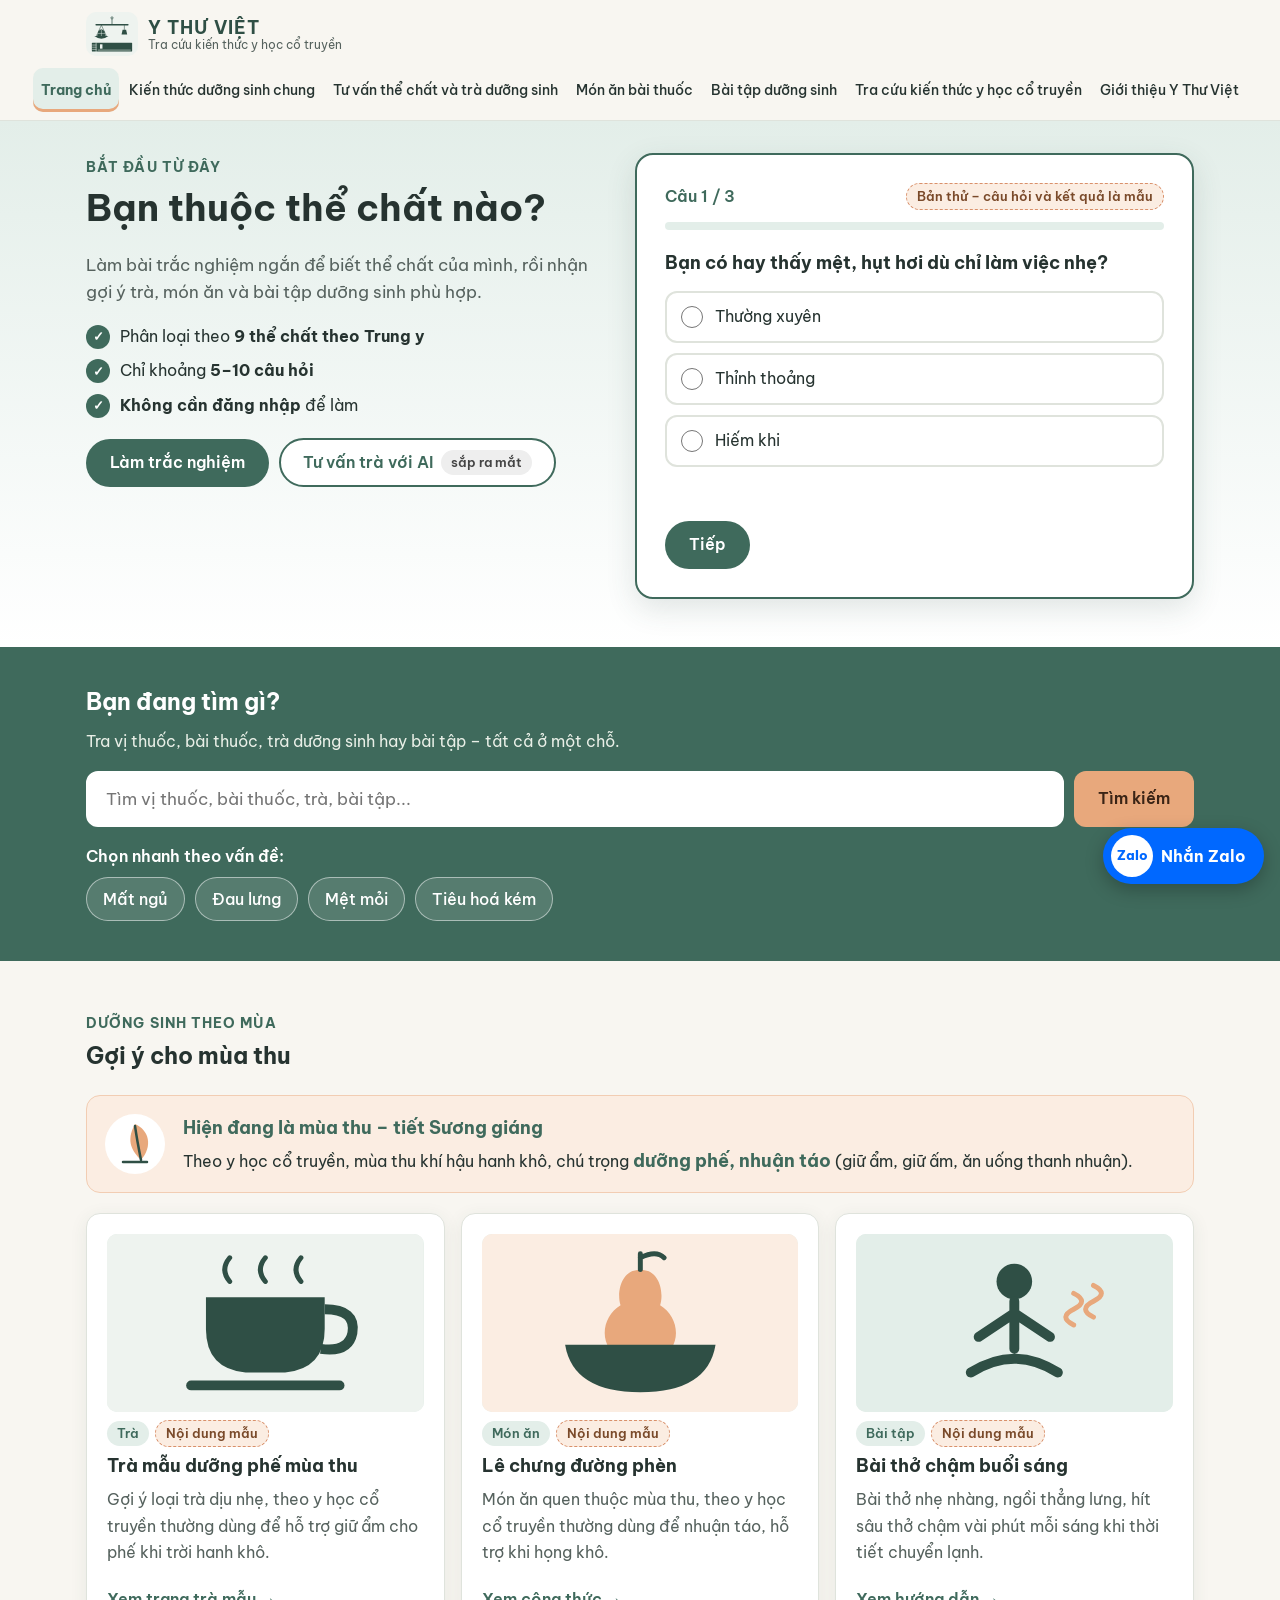
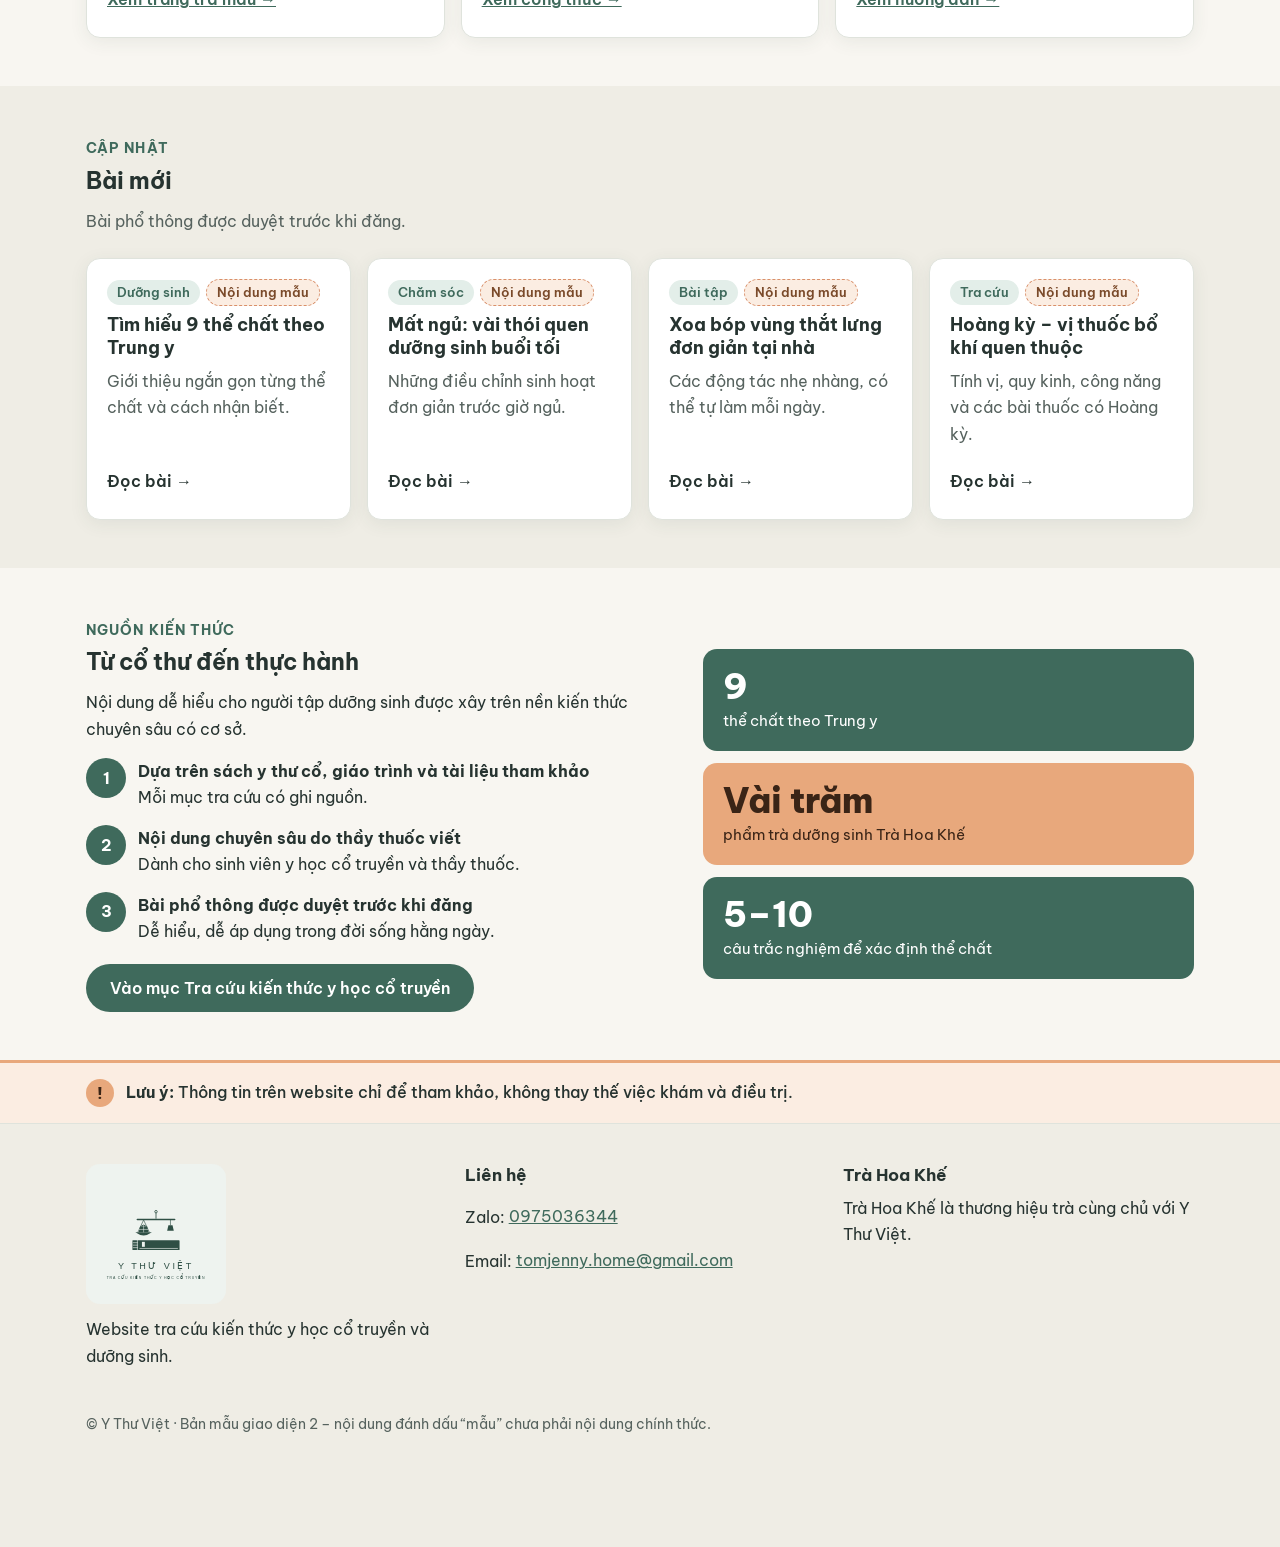
<file: index.html>
<!DOCTYPE html>
<html lang="vi">
<head>
  <meta charset="UTF-8">
  <meta name="viewport" content="width=device-width, initial-scale=1">
  <title>Y Thư Việt – Tra cứu kiến thức y học cổ truyền và dưỡng sinh (Bản mẫu 2)</title>
  <meta name="description" content="Y Thư Việt: trắc nghiệm thể chất, trà dưỡng sinh, món ăn bài thuốc, bài tập dưỡng sinh và tra cứu kiến thức y học cổ truyền.">
  <link rel="preconnect" href="https://fonts.googleapis.com">
  <link rel="preconnect" href="https://fonts.gstatic.com" crossorigin>
  <link href="https://fonts.googleapis.com/css2?family=Be+Vietnam+Pro:wght@400;500;600;700;800&display=swap" rel="stylesheet">
  <link rel="stylesheet" href="style.css">
</head>
<body>
  <a class="bo-qua" href="#noi-dung">Bỏ qua, tới nội dung chính</a>

  <header class="dau-trang">
    <div class="khung dau-trang__hang">
      <a class="thuong-hieu" href="index.html" aria-label="Y Thư Việt – về Trang chủ">
        <span class="thuong-hieu__huy-hieu"><img src="logo-y-thu-viet-bieu-tuong.svg" alt=""></span>
        <span class="thuong-hieu__chu">
          <span class="thuong-hieu__ten">Y Thư Việt</span>
          <span class="thuong-hieu__phu">Tra cứu kiến thức y học cổ truyền</span>
        </span>
      </a>
      <button class="nut-menu" type="button" aria-expanded="false" aria-controls="menu-chinh">
        <span class="nut-menu__vach" aria-hidden="true"><span></span><span></span><span></span></span>
        <span class="nut-menu__chu">Menu</span>
      </button>
    </div>
    <nav class="menu-chinh" id="menu-chinh" aria-label="Menu chính">
      <ul class="khung">
        <li><a href="index.html" aria-current="page">Trang chủ</a></li>
        <li><a href="#">Kiến thức dưỡng sinh chung</a></li>
        <li><a href="#">Tư vấn thể chất và trà dưỡng sinh</a></li>
        <li><a href="#">Món ăn bài thuốc</a></li>
        <li><a href="#">Bài tập dưỡng sinh</a></li>
        <li><a href="#">Tra cứu kiến thức y học cổ truyền</a></li>
        <li><a href="#">Giới thiệu Y Thư Việt</a></li>
      </ul>
    </nav>
  </header>

  <main id="noi-dung">

    <!-- 1. Trắc nghiệm thể chất -->
    <section class="trac-nghiem" aria-labelledby="tn-tieu-de">
      <div class="khung trac-nghiem__luoi">
        <div>
          <span class="tieu-de-phu">Bắt đầu từ đây</span>
          <h1 id="tn-tieu-de">Bạn thuộc thể chất nào?</h1>
          <p class="trac-nghiem__mo-ta">Làm bài trắc nghiệm ngắn để biết thể chất của mình, rồi nhận gợi ý trà, món ăn và bài tập dưỡng sinh phù hợp.</p>
          <ul class="diem-nhanh">
            <li>Phân loại theo <strong>9 thể chất theo Trung y</strong></li>
            <li>Chỉ khoảng <strong>5–10 câu hỏi</strong></li>
            <li><strong>Không cần đăng nhập</strong> để làm</li>
          </ul>
          <div class="hang-nut">
            <a class="nut nut--chinh" href="#hop-tn">Làm trắc nghiệm</a>
            <a class="nut nut--vien" href="#" aria-label="Tư vấn trà với AI – sắp ra mắt">
              Tư vấn trà với AI <span class="nhan nhan--sap">sắp ra mắt</span>
            </a>
          </div>
        </div>

        <div class="hop-tn" id="hop-tn" aria-labelledby="tn-hop-ten">
          <div class="hop-tn__dau">
            <h2 id="tn-hop-ten" class="hop-tn__buoc" style="font-size:1rem;margin:0"><span id="tn-buoc">Câu 1 / 3</span></h2>
            <span class="nhan nhan--mau">Bản thử – câu hỏi và kết quả là mẫu</span>
          </div>
          <div class="thanh-tien" aria-hidden="true"><div class="thanh-tien__chay" id="tn-thanh"></div></div>
          <div id="tn-noi-dung" aria-live="polite">
            <noscript><p>Cần bật JavaScript để làm thử trắc nghiệm.</p></noscript>
          </div>
        </div>
      </div>
    </section>

    <!-- 2. Tìm kiếm -->
    <section class="tim-kiem" aria-labelledby="tk-tieu-de">
      <div class="khung">
        <h2 id="tk-tieu-de">Bạn đang tìm gì?</h2>
        <p>Tra vị thuốc, bài thuốc, trà dưỡng sinh hay bài tập – tất cả ở một chỗ.</p>
        <form class="o-tim" role="search" action="#" onsubmit="return false;">
          <label for="o-tim-kiem" class="an-chu">Tìm kiếm</label>
          <input type="search" id="o-tim-kiem" name="q" placeholder="Tìm vị thuốc, bài thuốc, trà, bài tập..." autocomplete="off">
          <button type="submit" class="nut nut--vang">Tìm kiếm</button>
        </form>
        <p style="margin-bottom:8px;font-weight:600;color:#fff">Chọn nhanh theo vấn đề:</p>
        <ul class="chon-nhanh">
          <li><a href="#">Mất ngủ</a></li>
          <li><a href="#">Đau lưng</a></li>
          <li><a href="#">Mệt mỏi</a></li>
          <li><a href="#">Tiêu hoá kém</a></li>
        </ul>
      </div>
    </section>

    <!-- 3. Gợi ý theo mùa -->
    <section class="khoi" aria-labelledby="mua-tieu-de">
      <div class="khung">
        <div class="khoi__dau">
          <span class="tieu-de-phu">Dưỡng sinh theo mùa</span>
          <h2 id="mua-tieu-de">Gợi ý cho mùa thu</h2>
        </div>
        <div class="bang-mua">
          <svg class="bang-mua__hinh" viewBox="0 0 64 64" aria-hidden="true">
            <circle cx="32" cy="32" r="30" fill="#fff"/>
            <path d="M32 12 C46 18 50 34 38 48 C30 40 22 30 32 12 Z" fill="#E8A87C"/>
            <path d="M32 14 C34 28 36 38 38 48" stroke="#2F4F45" stroke-width="2.5" fill="none" stroke-linecap="round"/>
            <path d="M20 50 L44 50" stroke="#2F4F45" stroke-width="2.5" stroke-linecap="round"/>
          </svg>
          <div class="bang-mua__chu">
            <strong>Hiện đang là mùa thu – tiết Sương giáng</strong>
            <p style="margin:4px 0 0">Theo y học cổ truyền, mùa thu khí hậu hanh khô, chú trọng <strong>dưỡng phế, nhuận táo</strong> (giữ ẩm, giữ ấm, ăn uống thanh nhuận).</p>
          </div>
        </div>
        <div class="luoi luoi--3">
          <article class="the">
            <div class="the__hinh">
              <svg viewBox="0 0 160 90" role="img" aria-label="Hình minh hoạ chén trà">
                <rect width="160" height="90" fill="#EEF3EF"/>
                <path d="M62 24 q-5 -6 0 -12 M80 24 q-5 -6 0 -12 M98 24 q-5 -6 0 -12" stroke="#2F4F45" stroke-width="2.5" fill="none" stroke-linecap="round"/>
                <path d="M50 32 H110 V48 Q110 68 90 70 H70 Q50 68 50 48 Z" fill="#2F4F45"/>
                <path d="M110 38 Q126 38 124 50 Q122 60 108 58" stroke="#2F4F45" stroke-width="5" fill="none"/>
                <rect x="40" y="74" width="80" height="5" rx="2.5" fill="#2F4F45"/>
              </svg>
            </div>
            <div class="the__dau"><span class="nhan nhan--chinh">Trà</span><span class="nhan nhan--mau">Nội dung mẫu</span></div>
            <h3>Trà mẫu dưỡng phế mùa thu</h3>
            <p>Gợi ý loại trà dịu nhẹ, theo y học cổ truyền thường dùng để hỗ trợ giữ ẩm cho phế khi trời hanh khô.</p>
            <a class="the__link" href="tra.html">Xem trang trà mẫu →</a>
          </article>
          <article class="the">
            <div class="the__hinh">
              <svg viewBox="0 0 160 90" role="img" aria-label="Hình minh hoạ bát lê chưng">
                <rect width="160" height="90" fill="#FBEDE2"/>
                <path d="M80 18 C70 18 68 30 70 36 C60 42 58 58 72 64 H88 C102 58 100 42 90 36 C92 30 90 18 80 18 Z" fill="#E8A87C"/>
                <path d="M80 18 V10 M80 12 Q88 8 92 12" stroke="#2F4F45" stroke-width="2.5" fill="none" stroke-linecap="round"/>
                <path d="M42 56 H118 Q114 80 80 80 Q46 80 42 56 Z" fill="#2F4F45"/>
              </svg>
            </div>
            <div class="the__dau"><span class="nhan nhan--chinh">Món ăn</span><span class="nhan nhan--mau">Nội dung mẫu</span></div>
            <h3>Lê chưng đường phèn</h3>
            <p>Món ăn quen thuộc mùa thu, theo y học cổ truyền thường dùng để nhuận táo, hỗ trợ khi họng khô.</p>
            <a class="the__link" href="#">Xem công thức →</a>
          </article>
          <article class="the">
            <div class="the__hinh">
              <svg viewBox="0 0 160 90" role="img" aria-label="Hình minh hoạ người ngồi tập thở">
                <rect width="160" height="90" fill="#E3EEE9"/>
                <circle cx="80" cy="24" r="9" fill="#2F4F45"/>
                <path d="M80 34 V58 M80 40 L62 52 M80 40 L98 52 M58 70 Q80 56 102 70" stroke="#2F4F45" stroke-width="5" fill="none" stroke-linecap="round"/>
                <path d="M110 30 q8 4 0 8 q-8 4 0 8 M120 26 q8 4 0 8 q-8 4 0 8" stroke="#E8A87C" stroke-width="2.5" fill="none" stroke-linecap="round"/>
              </svg>
            </div>
            <div class="the__dau"><span class="nhan nhan--chinh">Bài tập</span><span class="nhan nhan--mau">Nội dung mẫu</span></div>
            <h3>Bài thở chậm buổi sáng</h3>
            <p>Bài thở nhẹ nhàng, ngồi thẳng lưng, hít sâu thở chậm vài phút mỗi sáng khi thời tiết chuyển lạnh.</p>
            <a class="the__link" href="#">Xem hướng dẫn →</a>
          </article>
        </div>
      </div>
    </section>

    <!-- 4. Bài mới -->
    <section class="khoi khoi--xam" aria-labelledby="bm-tieu-de">
      <div class="khung">
        <div class="khoi__dau">
          <span class="tieu-de-phu">Cập nhật</span>
          <h2 id="bm-tieu-de">Bài mới</h2>
          <p>Bài phổ thông được duyệt trước khi đăng.</p>
        </div>
        <div class="luoi luoi--4">
          <a class="the the--link" href="#">
            <div class="the__dau"><span class="nhan nhan--chinh">Dưỡng sinh</span><span class="nhan nhan--mau">Nội dung mẫu</span></div>
            <h3>Tìm hiểu 9 thể chất theo Trung y</h3>
            <p>Giới thiệu ngắn gọn từng thể chất và cách nhận biết.</p>
            <span class="the__link">Đọc bài →</span>
          </a>
          <a class="the the--link" href="#">
            <div class="the__dau"><span class="nhan nhan--chinh">Chăm sóc</span><span class="nhan nhan--mau">Nội dung mẫu</span></div>
            <h3>Mất ngủ: vài thói quen dưỡng sinh buổi tối</h3>
            <p>Những điều chỉnh sinh hoạt đơn giản trước giờ ngủ.</p>
            <span class="the__link">Đọc bài →</span>
          </a>
          <a class="the the--link" href="#">
            <div class="the__dau"><span class="nhan nhan--chinh">Bài tập</span><span class="nhan nhan--mau">Nội dung mẫu</span></div>
            <h3>Xoa bóp vùng thắt lưng đơn giản tại nhà</h3>
            <p>Các động tác nhẹ nhàng, có thể tự làm mỗi ngày.</p>
            <span class="the__link">Đọc bài →</span>
          </a>
          <a class="the the--link" href="vi-thuoc.html">
            <div class="the__dau"><span class="nhan nhan--chinh">Tra cứu</span><span class="nhan nhan--mau">Nội dung mẫu</span></div>
            <h3>Hoàng kỳ – vị thuốc bổ khí quen thuộc</h3>
            <p>Tính vị, quy kinh, công năng và các bài thuốc có Hoàng kỳ.</p>
            <span class="the__link">Đọc bài →</span>
          </a>
        </div>
      </div>
    </section>

    <!-- 5. Từ cổ thư đến thực hành -->
    <section class="khoi" aria-labelledby="ct-tieu-de">
      <div class="khung co-thu__luoi">
        <div>
          <span class="tieu-de-phu">Nguồn kiến thức</span>
          <h2 id="ct-tieu-de">Từ cổ thư đến thực hành</h2>
          <p>Nội dung dễ hiểu cho người tập dưỡng sinh được xây trên nền kiến thức chuyên sâu có cơ sở.</p>
          <ul class="danh-sach-nguon">
            <li><span class="bieu-tuong-tron" aria-hidden="true">1</span><span><strong>Dựa trên sách y thư cổ, giáo trình và tài liệu tham khảo</strong>Mỗi mục tra cứu có ghi nguồn.</span></li>
            <li><span class="bieu-tuong-tron" aria-hidden="true">2</span><span><strong>Nội dung chuyên sâu do thầy thuốc viết</strong>Dành cho sinh viên y học cổ truyền và thầy thuốc.</span></li>
            <li><span class="bieu-tuong-tron" aria-hidden="true">3</span><span><strong>Bài phổ thông được duyệt trước khi đăng</strong>Dễ hiểu, dễ áp dụng trong đời sống hằng ngày.</span></li>
          </ul>
          <a class="nut nut--chinh" href="#">Vào mục Tra cứu kiến thức y học cổ truyền</a>
        </div>
        <div class="con-so" role="list" aria-label="Một vài con số">
          <div class="con-so__o" role="listitem"><span class="con-so__so">9</span><span class="con-so__nhan">thể chất theo Trung y</span></div>
          <div class="con-so__o" role="listitem"><span class="con-so__so">Vài trăm</span><span class="con-so__nhan">phẩm trà dưỡng sinh Trà Hoa Khế</span></div>
          <div class="con-so__o" role="listitem"><span class="con-so__so">5–10</span><span class="con-so__nhan">câu trắc nghiệm để xác định thể chất</span></div>
        </div>
      </div>
    </section>
  </main>

  <!-- 6. Nhắc an toàn + chân trang -->
  <aside class="nhac-an-toan" aria-label="Lưu ý an toàn">
    <div class="khung">
      <p><span class="nhac-an-toan__dau" aria-hidden="true">!</span><span><strong>Lưu ý:</strong> Thông tin trên website chỉ để tham khảo, không thay thế việc khám và điều trị.</span></p>
    </div>
  </aside>

  <footer class="chan-trang">
    <div class="khung">
      <div class="chan-trang__luoi">
        <div>
          <div class="logo-o-kem"><img src="logo-y-thu-viet.svg" alt="Logo Y Thư Việt – Tra cứu kiến thức y học cổ truyền" width="124" height="124"></div>
          <p style="margin-top:12px">Website tra cứu kiến thức y học cổ truyền và dưỡng sinh.</p>
        </div>
        <div>
          <h2>Liên hệ</h2>
          <ul>
            <li>Zalo: <a href="https://zalo.me/0975036344" target="_blank" rel="noopener">0975036344</a></li>
            <li>Email: <a href="mailto:tomjenny.home@gmail.com">tomjenny.home@gmail.com</a></li>
          </ul>
        </div>
        <div>
          <h2>Trà Hoa Khế</h2>
          <p>Trà Hoa Khế là thương hiệu trà cùng chủ với Y Thư Việt.</p>
        </div>
      </div>
      <p class="chan-trang__cuoi">© Y Thư Việt · Bản mẫu giao diện 2 – nội dung đánh dấu “mẫu” chưa phải nội dung chính thức.</p>
    </div>
  </footer>

  <a class="zalo-noi" href="https://zalo.me/0975036344" target="_blank" rel="noopener" aria-label="Nhắn Zalo cho Y Thư Việt: 0975036344 (mở trang mới)">
    <span class="zalo-noi__tron" aria-hidden="true">Zalo</span><span aria-hidden="true">Nhắn Zalo</span>
  </a>

  <script src="chung.js"></script>
</body>
</html>
</file>
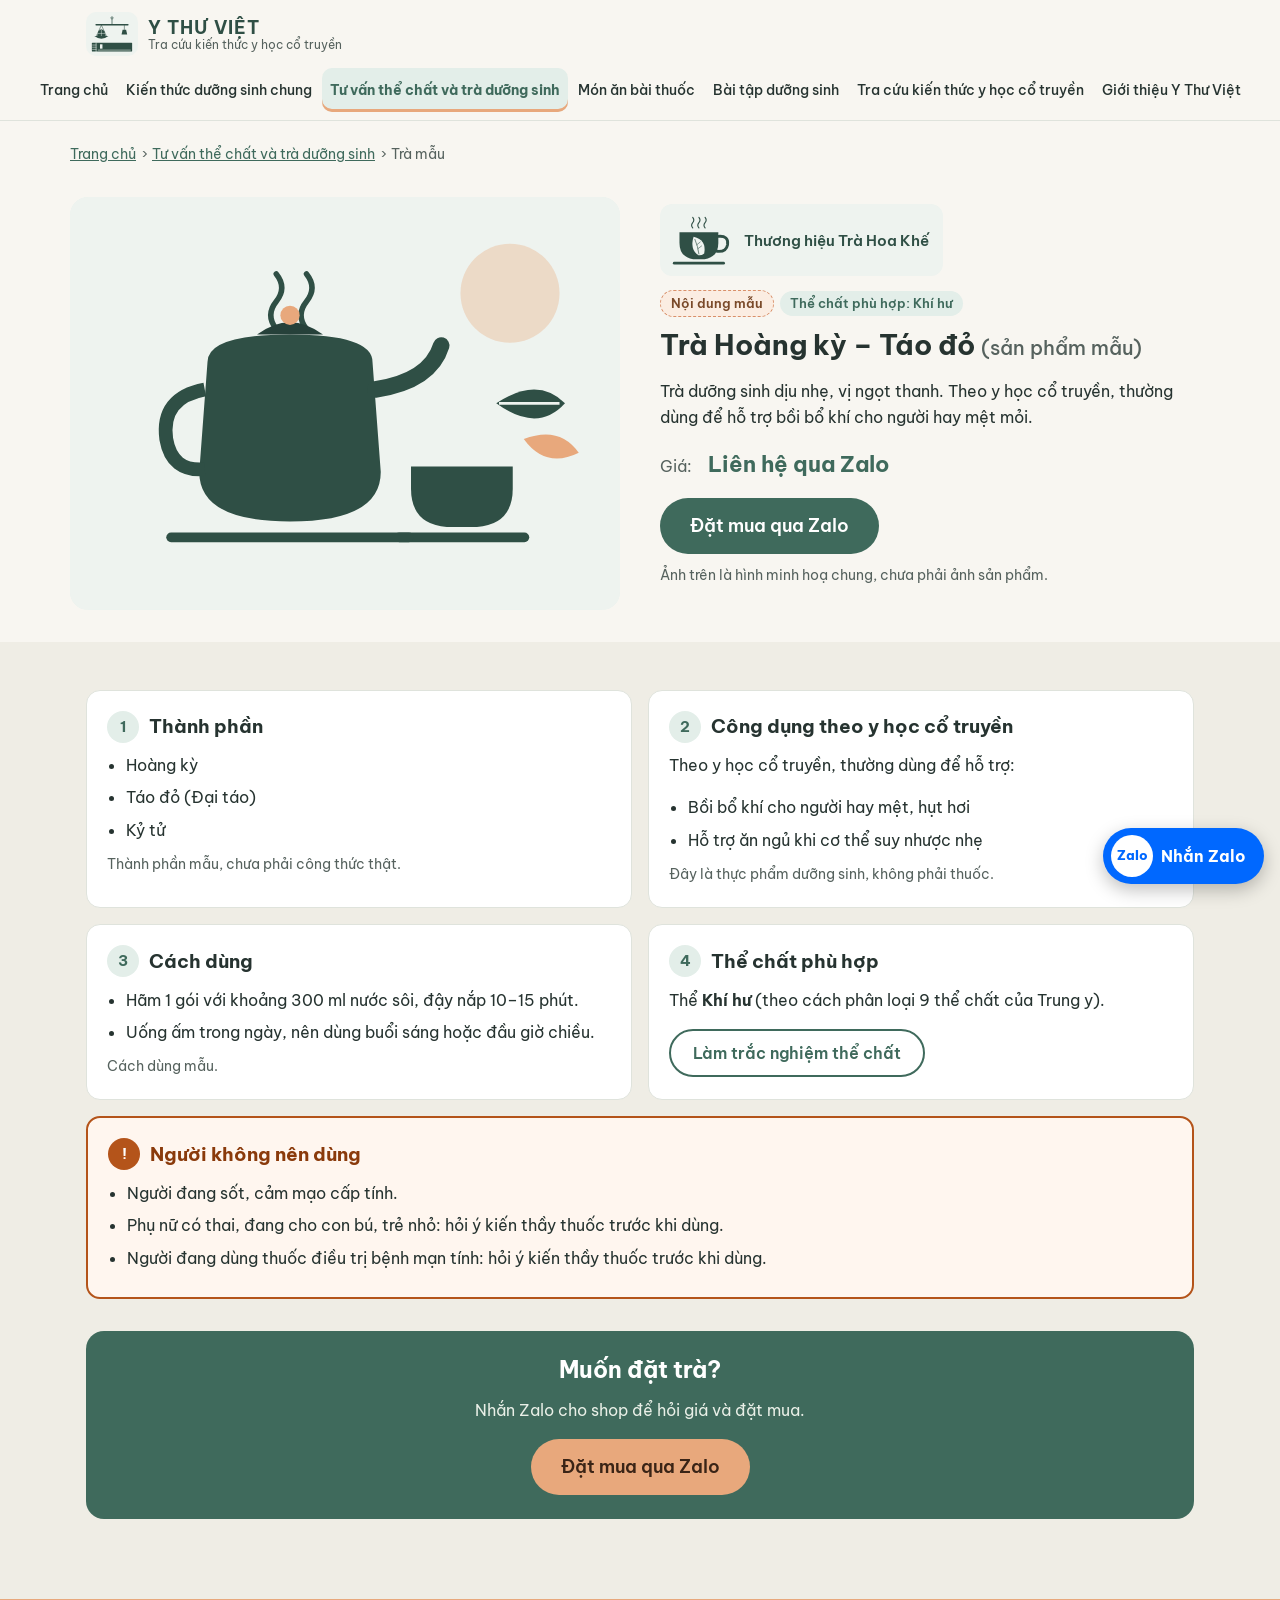
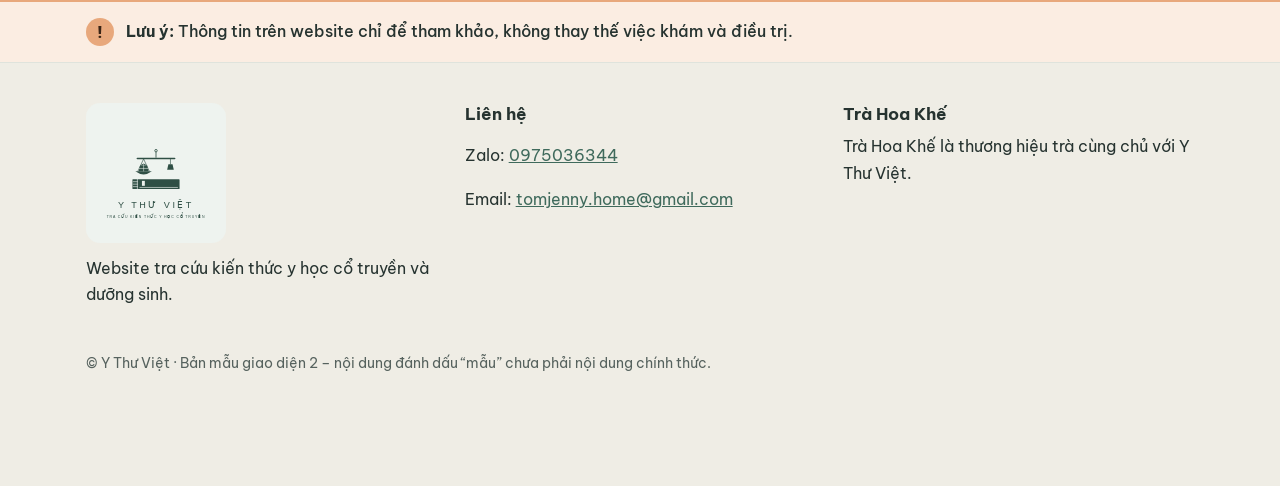
<file: tra.html>
<!DOCTYPE html>
<html lang="vi">
<head>
  <meta charset="UTF-8">
  <meta name="viewport" content="width=device-width, initial-scale=1">
  <title>Trà Hoàng kỳ – Táo đỏ (sản phẩm mẫu) – Trà Hoa Khế | Y Thư Việt</title>
  <meta name="description" content="Trang trà mẫu của Trà Hoa Khế trên Y Thư Việt: thành phần, công dụng theo y học cổ truyền, cách dùng, người không nên dùng.">
  <link rel="preconnect" href="https://fonts.googleapis.com">
  <link rel="preconnect" href="https://fonts.gstatic.com" crossorigin>
  <link href="https://fonts.googleapis.com/css2?family=Be+Vietnam+Pro:wght@400;500;600;700;800&display=swap" rel="stylesheet">
  <link rel="stylesheet" href="style.css">
</head>
<body>
  <a class="bo-qua" href="#noi-dung">Bỏ qua, tới nội dung chính</a>

  <header class="dau-trang">
    <div class="khung dau-trang__hang">
      <a class="thuong-hieu" href="index.html" aria-label="Y Thư Việt – về Trang chủ">
        <span class="thuong-hieu__huy-hieu"><img src="logo-y-thu-viet-bieu-tuong.svg" alt=""></span>
        <span class="thuong-hieu__chu">
          <span class="thuong-hieu__ten">Y Thư Việt</span>
          <span class="thuong-hieu__phu">Tra cứu kiến thức y học cổ truyền</span>
        </span>
      </a>
      <button class="nut-menu" type="button" aria-expanded="false" aria-controls="menu-chinh">
        <span class="nut-menu__vach" aria-hidden="true"><span></span><span></span><span></span></span>
        <span class="nut-menu__chu">Menu</span>
      </button>
    </div>
    <nav class="menu-chinh" id="menu-chinh" aria-label="Menu chính">
      <ul class="khung">
        <li><a href="index.html">Trang chủ</a></li>
        <li><a href="#">Kiến thức dưỡng sinh chung</a></li>
        <li><a href="#" aria-current="true">Tư vấn thể chất và trà dưỡng sinh</a></li>
        <li><a href="#">Món ăn bài thuốc</a></li>
        <li><a href="#">Bài tập dưỡng sinh</a></li>
        <li><a href="#">Tra cứu kiến thức y học cổ truyền</a></li>
        <li><a href="#">Giới thiệu Y Thư Việt</a></li>
      </ul>
    </nav>
  </header>

  <main id="noi-dung">
    <nav class="duong-dan khung" aria-label="Đường dẫn">
      <ol>
        <li><a href="index.html">Trang chủ</a></li>
        <li><a href="#">Tư vấn thể chất và trà dưỡng sinh</a></li>
        <li><span aria-current="page">Trà mẫu</span></li>
      </ol>
    </nav>

    <section class="khung chi-tiet__dau" aria-labelledby="ten-tra">
      <div class="hinh-tra">
        <svg viewBox="0 0 400 300" role="img" aria-label="Hình minh hoạ chung: ấm trà, chén trà và lá trà (chưa phải ảnh sản phẩm)">
          <rect width="400" height="300" fill="#EEF3EF"/>
          <circle cx="320" cy="70" r="36" fill="#E8A87C" opacity=".35"/>
          <g fill="none" stroke="#2F4F45" stroke-width="4" stroke-linecap="round">
            <path d="M150 96 q-8 -10 0 -20 q8 -10 0 -20"/>
            <path d="M172 96 q-8 -10 0 -20 q8 -10 0 -20"/>
          </g>
          <path d="M100 120 Q100 100 160 100 Q220 100 220 120 L226 200 Q226 236 160 236 Q94 236 94 200 Z" fill="#2F4F45"/>
          <path d="M136 100 Q160 82 184 100" fill="#26413A"/>
          <circle cx="160" cy="86" r="7" fill="#E8A87C"/>
          <path d="M222 140 Q262 134 270 108" stroke="#2F4F45" stroke-width="12" fill="none" stroke-linecap="round"/>
          <path d="M98 140 Q66 146 70 176 Q74 200 98 198" stroke="#2F4F45" stroke-width="10" fill="none"/>
          <path d="M248 196 H322 V212 Q322 238 296 240 H274 Q248 238 248 212 Z" fill="#2F4F45"/>
          <rect x="236" y="244" width="98" height="7" rx="3.5" fill="#2F4F45"/>
          <rect x="70" y="244" width="180" height="7" rx="3.5" fill="#2F4F45"/>
          <path d="M310 150 Q340 130 360 150 Q340 172 310 150 Z" fill="#2F4F45"/>
          <path d="M312 150 H356" stroke="#EEF3EF" stroke-width="2"/>
          <path d="M330 176 Q356 166 370 186 Q346 198 330 176 Z" fill="#E8A87C"/>
        </svg>
      </div>
      <div>
        <div class="khu-thuong-hieu-tra">
          <img src="logo-tra-hoa-khe-bieu-tuong.svg" alt="Logo Trà Hoa Khế">
          <span>Thương hiệu Trà Hoa Khế</span>
        </div>
        <div class="the__dau" style="margin-bottom:10px">
          <span class="nhan nhan--mau">Nội dung mẫu</span>
          <span class="nhan nhan--chinh">Thể chất phù hợp: Khí hư</span>
        </div>
        <h1 id="ten-tra">Trà Hoàng kỳ – Táo đỏ <span style="font-weight:500;font-size:.7em;color:#56625E">(sản phẩm mẫu)</span></h1>
        <p>Trà dưỡng sinh dịu nhẹ, vị ngọt thanh. Theo y học cổ truyền, thường dùng để hỗ trợ bồi bổ khí cho người hay mệt mỏi.</p>
        <div class="gia">
          <span class="gia__nhan">Giá:</span>
          <span class="gia__so">Liên hệ qua Zalo</span>
        </div>
        <div class="hang-nut">
          <a class="nut nut--chinh nut--lon" href="https://zalo.me/0975036344" target="_blank" rel="noopener" aria-label="Đặt mua qua Zalo 0975036344 (mở trang mới)">Đặt mua qua Zalo</a>
        </div>
        <p style="margin-top:10px;font-size:.9rem;color:#56625E">Ảnh trên là hình minh hoạ chung, chưa phải ảnh sản phẩm.</p>
      </div>
    </section>

    <section class="khoi khoi--xam" aria-label="Thông tin chi tiết trà mẫu">
      <div class="khung">
        <div class="muc-luc">
          <article class="muc">
            <h2><span class="so-tron" aria-hidden="true">1</span>Thành phần</h2>
            <ul>
              <li>Hoàng kỳ</li>
              <li>Táo đỏ (Đại táo)</li>
              <li>Kỷ tử</li>
            </ul>
            <p style="margin:10px 0 0;font-size:.9rem;color:#56625E">Thành phần mẫu, chưa phải công thức thật.</p>
          </article>
          <article class="muc">
            <h2><span class="so-tron" aria-hidden="true">2</span>Công dụng theo y học cổ truyền</h2>
            <p>Theo y học cổ truyền, thường dùng để hỗ trợ:</p>
            <ul>
              <li>Bồi bổ khí cho người hay mệt, hụt hơi</li>
              <li>Hỗ trợ ăn ngủ khi cơ thể suy nhược nhẹ</li>
            </ul>
            <p style="margin:10px 0 0;font-size:.9rem;color:#56625E">Đây là thực phẩm dưỡng sinh, không phải thuốc.</p>
          </article>
          <article class="muc">
            <h2><span class="so-tron" aria-hidden="true">3</span>Cách dùng</h2>
            <ul>
              <li>Hãm 1 gói với khoảng 300 ml nước sôi, đậy nắp 10–15 phút.</li>
              <li>Uống ấm trong ngày, nên dùng buổi sáng hoặc đầu giờ chiều.</li>
            </ul>
            <p style="margin:10px 0 0;font-size:.9rem;color:#56625E">Cách dùng mẫu.</p>
          </article>
          <article class="muc">
            <h2><span class="so-tron" aria-hidden="true">4</span>Thể chất phù hợp</h2>
            <p>Thể <strong>Khí hư</strong> (theo cách phân loại 9 thể chất của Trung y).</p>
            <a class="nut nut--vien" href="index.html#hop-tn">Làm trắc nghiệm thể chất</a>
          </article>
          <article class="muc muc--canh-bao muc--rong" aria-labelledby="khong-nen">
            <h2 id="khong-nen"><span class="so-tron" aria-hidden="true">!</span>Người không nên dùng</h2>
            <ul>
              <li>Người đang sốt, cảm mạo cấp tính.</li>
              <li>Phụ nữ có thai, đang cho con bú, trẻ nhỏ: hỏi ý kiến thầy thuốc trước khi dùng.</li>
              <li>Người đang dùng thuốc điều trị bệnh mạn tính: hỏi ý kiến thầy thuốc trước khi dùng.</li>
            </ul>
          </article>
        </div>

        <div class="dat-mua">
          <h2>Muốn đặt trà?</h2>
          <p>Nhắn Zalo cho shop để hỏi giá và đặt mua.</p>
          <a class="nut nut--vang nut--lon" href="https://zalo.me/0975036344" target="_blank" rel="noopener" aria-label="Đặt mua qua Zalo 0975036344 (mở trang mới)">Đặt mua qua Zalo</a>
        </div>
      </div>
    </section>
  </main>

  <!-- 6. Nhắc an toàn + chân trang -->
  <aside class="nhac-an-toan" aria-label="Lưu ý an toàn">
    <div class="khung">
      <p><span class="nhac-an-toan__dau" aria-hidden="true">!</span><span><strong>Lưu ý:</strong> Thông tin trên website chỉ để tham khảo, không thay thế việc khám và điều trị.</span></p>
    </div>
  </aside>

  <footer class="chan-trang">
    <div class="khung">
      <div class="chan-trang__luoi">
        <div>
          <div class="logo-o-kem"><img src="logo-y-thu-viet.svg" alt="Logo Y Thư Việt – Tra cứu kiến thức y học cổ truyền" width="124" height="124"></div>
          <p style="margin-top:12px">Website tra cứu kiến thức y học cổ truyền và dưỡng sinh.</p>
        </div>
        <div>
          <h2>Liên hệ</h2>
          <ul>
            <li>Zalo: <a href="https://zalo.me/0975036344" target="_blank" rel="noopener">0975036344</a></li>
            <li>Email: <a href="mailto:tomjenny.home@gmail.com">tomjenny.home@gmail.com</a></li>
          </ul>
        </div>
        <div>
          <h2>Trà Hoa Khế</h2>
          <p>Trà Hoa Khế là thương hiệu trà cùng chủ với Y Thư Việt.</p>
        </div>
      </div>
      <p class="chan-trang__cuoi">© Y Thư Việt · Bản mẫu giao diện 2 – nội dung đánh dấu “mẫu” chưa phải nội dung chính thức.</p>
    </div>
  </footer>

  <a class="zalo-noi" href="https://zalo.me/0975036344" target="_blank" rel="noopener" aria-label="Nhắn Zalo cho Y Thư Việt: 0975036344 (mở trang mới)">
    <span class="zalo-noi__tron" aria-hidden="true">Zalo</span><span aria-hidden="true">Nhắn Zalo</span>
  </a>

  <script src="chung.js"></script>
</body>
</html>
</file>
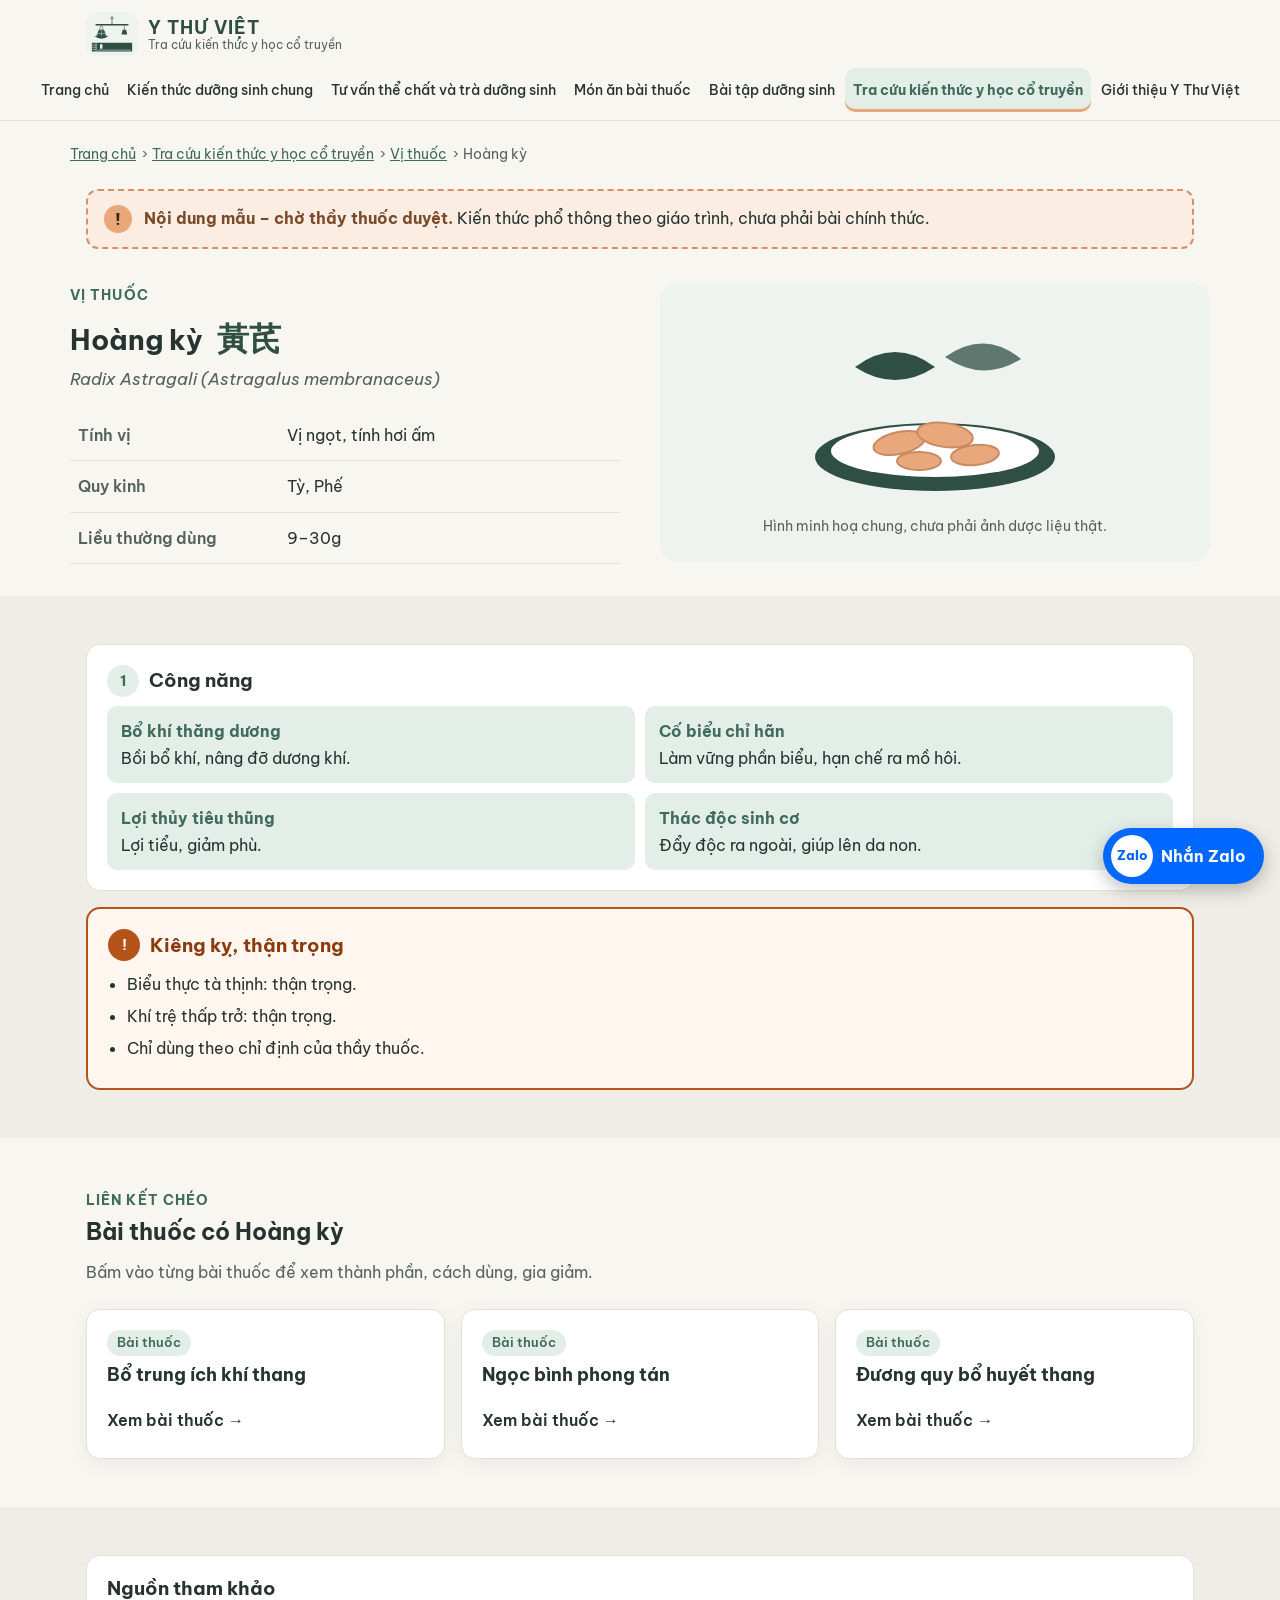
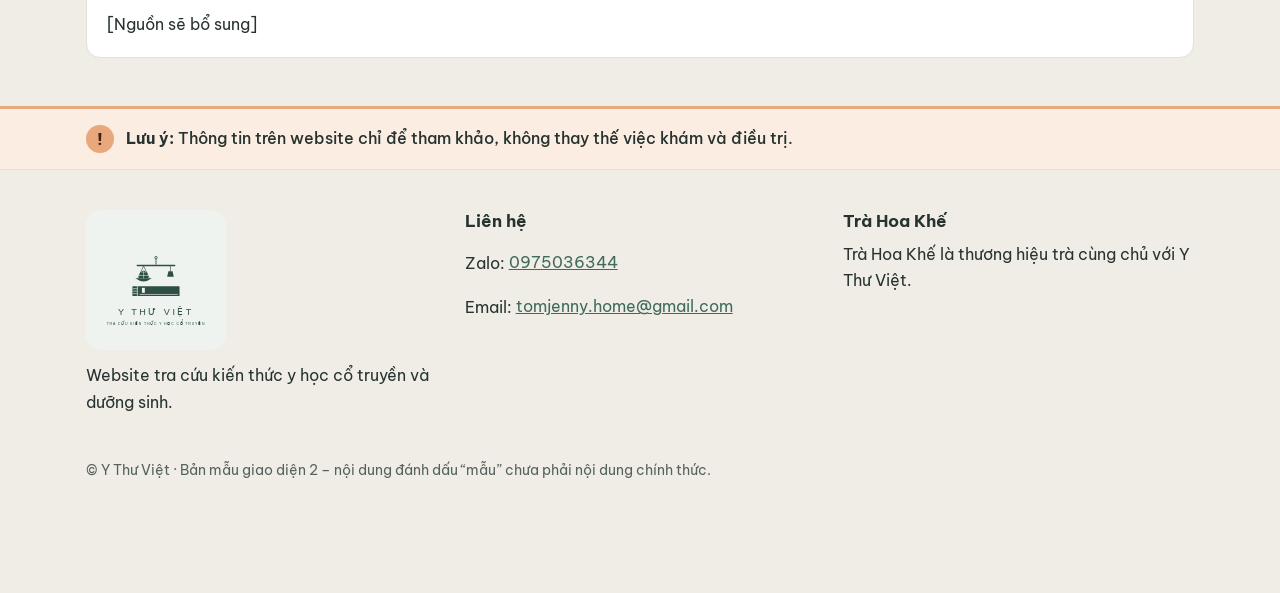
<file: vi-thuoc.html>
<!DOCTYPE html>
<html lang="vi">
<head>
  <meta charset="UTF-8">
  <meta name="viewport" content="width=device-width, initial-scale=1">
  <title>Hoàng kỳ (黃芪) – Vị thuốc | Tra cứu Y Thư Việt</title>
  <meta name="description" content="Vị thuốc Hoàng kỳ: tính vị, quy kinh, công năng, liều dùng, kiêng kỵ và các bài thuốc có Hoàng kỳ (nội dung mẫu).">
  <link rel="preconnect" href="https://fonts.googleapis.com">
  <link rel="preconnect" href="https://fonts.gstatic.com" crossorigin>
  <link href="https://fonts.googleapis.com/css2?family=Be+Vietnam+Pro:wght@400;500;600;700;800&display=swap" rel="stylesheet">
  <link rel="stylesheet" href="style.css">
</head>
<body>
  <a class="bo-qua" href="#noi-dung">Bỏ qua, tới nội dung chính</a>

  <header class="dau-trang">
    <div class="khung dau-trang__hang">
      <a class="thuong-hieu" href="index.html" aria-label="Y Thư Việt – về Trang chủ">
        <span class="thuong-hieu__huy-hieu"><img src="logo-y-thu-viet-bieu-tuong.svg" alt=""></span>
        <span class="thuong-hieu__chu">
          <span class="thuong-hieu__ten">Y Thư Việt</span>
          <span class="thuong-hieu__phu">Tra cứu kiến thức y học cổ truyền</span>
        </span>
      </a>
      <button class="nut-menu" type="button" aria-expanded="false" aria-controls="menu-chinh">
        <span class="nut-menu__vach" aria-hidden="true"><span></span><span></span><span></span></span>
        <span class="nut-menu__chu">Menu</span>
      </button>
    </div>
    <nav class="menu-chinh" id="menu-chinh" aria-label="Menu chính">
      <ul class="khung">
        <li><a href="index.html">Trang chủ</a></li>
        <li><a href="#">Kiến thức dưỡng sinh chung</a></li>
        <li><a href="#">Tư vấn thể chất và trà dưỡng sinh</a></li>
        <li><a href="#">Món ăn bài thuốc</a></li>
        <li><a href="#">Bài tập dưỡng sinh</a></li>
        <li><a href="#" aria-current="true">Tra cứu kiến thức y học cổ truyền</a></li>
        <li><a href="#">Giới thiệu Y Thư Việt</a></li>
      </ul>
    </nav>
  </header>

  <main id="noi-dung">
    <nav class="duong-dan khung" aria-label="Đường dẫn">
      <ol>
        <li><a href="index.html">Trang chủ</a></li>
        <li><a href="#">Tra cứu kiến thức y học cổ truyền</a></li>
        <li><a href="#">Vị thuốc</a></li>
        <li><span aria-current="page">Hoàng kỳ</span></li>
      </ol>
    </nav>

    <div class="khung">
      <p class="ghi-chu-duyet" role="note"><span class="nhac-an-toan__dau" aria-hidden="true">!</span><span><strong>Nội dung mẫu – chờ thầy thuốc duyệt.</strong> Kiến thức phổ thông theo giáo trình, chưa phải bài chính thức.</span></p>
    </div>

    <section class="khung chi-tiet__dau" aria-labelledby="ten-vi-thuoc">
      <div>
        <span class="tieu-de-phu">Vị thuốc</span>
        <div class="ten-thuoc">
          <h1 id="ten-vi-thuoc" style="margin:0">Hoàng kỳ</h1>
          <span class="ten-thuoc__han" lang="zh">黃芪</span>
        </div>
        <p class="ten-latin">Radix Astragali (<span lang="la">Astragalus membranaceus</span>)</p>
        <table class="bang-thong-tin">
          <caption class="an-chu">Thông tin tóm tắt vị Hoàng kỳ</caption>
          <tbody>
            <tr><th scope="row">Tính vị</th><td>Vị ngọt, tính hơi ấm</td></tr>
            <tr><th scope="row">Quy kinh</th><td>Tỳ, Phế</td></tr>
            <tr><th scope="row">Liều thường dùng</th><td>9–30g</td></tr>
          </tbody>
        </table>
      </div>
      <div class="the-vi-thuoc">
        <svg viewBox="0 0 280 200" role="img" aria-label="Hình minh hoạ chung: lát rễ dược liệu trên đĩa">
          <ellipse cx="140" cy="150" rx="120" ry="34" fill="#2F4F45"/>
          <ellipse cx="140" cy="144" rx="104" ry="26" fill="#fff"/>
          <g fill="#E8A87C" stroke="#C98A63" stroke-width="2">
            <ellipse cx="104" cy="136" rx="26" ry="11" transform="rotate(-12 104 136)"/>
            <ellipse cx="150" cy="128" rx="28" ry="12" transform="rotate(8 150 128)"/>
            <ellipse cx="180" cy="148" rx="24" ry="10" transform="rotate(-6 180 148)"/>
            <ellipse cx="124" cy="154" rx="22" ry="9"/>
          </g>
          <path d="M60 60 Q100 30 140 60 Q100 86 60 60 Z" fill="#2F4F45"/>
          <path d="M150 50 Q190 22 226 52 Q188 76 150 50 Z" fill="#2F4F45" opacity=".75"/>
        </svg>
        <span style="font-size:.9rem;color:#56625E">Hình minh hoạ chung, chưa phải ảnh dược liệu thật.</span>
      </div>
    </section>

    <section class="khoi khoi--xam" aria-label="Chi tiết vị thuốc Hoàng kỳ">
      <div class="khung">
        <div class="muc-luc">
          <article class="muc muc--rong">
            <h2><span class="so-tron" aria-hidden="true">1</span>Công năng</h2>
            <ul class="cong-nang">
              <li><strong>Bổ khí thăng dương</strong>Bồi bổ khí, nâng đỡ dương khí.</li>
              <li><strong>Cố biểu chỉ hãn</strong>Làm vững phần biểu, hạn chế ra mồ hôi.</li>
              <li><strong>Lợi thủy tiêu thũng</strong>Lợi tiểu, giảm phù.</li>
              <li><strong>Thác độc sinh cơ</strong>Đẩy độc ra ngoài, giúp lên da non.</li>
            </ul>
          </article>
          <article class="muc muc--canh-bao muc--rong" aria-labelledby="kieng-ky">
            <h2 id="kieng-ky"><span class="so-tron" aria-hidden="true">!</span>Kiêng kỵ, thận trọng</h2>
            <ul>
              <li>Biểu thực tà thịnh: thận trọng.</li>
              <li>Khí trệ thấp trở: thận trọng.</li>
              <li>Chỉ dùng theo chỉ định của thầy thuốc.</li>
            </ul>
          </article>
        </div>
      </div>
    </section>

    <section class="khoi" aria-labelledby="lien-ket">
      <div class="khung">
        <div class="khoi__dau">
          <span class="tieu-de-phu">Liên kết chéo</span>
          <h2 id="lien-ket">Bài thuốc có Hoàng kỳ</h2>
          <p>Bấm vào từng bài thuốc để xem thành phần, cách dùng, gia giảm.</p>
        </div>
        <div class="luoi luoi--3">
          <a class="the the--link" href="#">
            <div class="the__dau"><span class="nhan nhan--chinh">Bài thuốc</span></div>
            <h3>Bổ trung ích khí thang</h3>
            <span class="the__link">Xem bài thuốc →</span>
          </a>
          <a class="the the--link" href="#">
            <div class="the__dau"><span class="nhan nhan--chinh">Bài thuốc</span></div>
            <h3>Ngọc bình phong tán</h3>
            <span class="the__link">Xem bài thuốc →</span>
          </a>
          <a class="the the--link" href="#">
            <div class="the__dau"><span class="nhan nhan--chinh">Bài thuốc</span></div>
            <h3>Đương quy bổ huyết thang</h3>
            <span class="the__link">Xem bài thuốc →</span>
          </a>
        </div>
      </div>
    </section>

    <section class="khoi khoi--xam" aria-labelledby="nguon">
      <div class="khung">
        <article class="muc">
          <h2 id="nguon">Nguồn tham khảo</h2>
          <p style="margin:0">[Nguồn sẽ bổ sung]</p>
        </article>
      </div>
    </section>
  </main>

  <!-- 6. Nhắc an toàn + chân trang -->
  <aside class="nhac-an-toan" aria-label="Lưu ý an toàn">
    <div class="khung">
      <p><span class="nhac-an-toan__dau" aria-hidden="true">!</span><span><strong>Lưu ý:</strong> Thông tin trên website chỉ để tham khảo, không thay thế việc khám và điều trị.</span></p>
    </div>
  </aside>

  <footer class="chan-trang">
    <div class="khung">
      <div class="chan-trang__luoi">
        <div>
          <div class="logo-o-kem"><img src="logo-y-thu-viet.svg" alt="Logo Y Thư Việt – Tra cứu kiến thức y học cổ truyền" width="124" height="124"></div>
          <p style="margin-top:12px">Website tra cứu kiến thức y học cổ truyền và dưỡng sinh.</p>
        </div>
        <div>
          <h2>Liên hệ</h2>
          <ul>
            <li>Zalo: <a href="https://zalo.me/0975036344" target="_blank" rel="noopener">0975036344</a></li>
            <li>Email: <a href="mailto:tomjenny.home@gmail.com">tomjenny.home@gmail.com</a></li>
          </ul>
        </div>
        <div>
          <h2>Trà Hoa Khế</h2>
          <p>Trà Hoa Khế là thương hiệu trà cùng chủ với Y Thư Việt.</p>
        </div>
      </div>
      <p class="chan-trang__cuoi">© Y Thư Việt · Bản mẫu giao diện 2 – nội dung đánh dấu “mẫu” chưa phải nội dung chính thức.</p>
    </div>
  </footer>

  <a class="zalo-noi" href="https://zalo.me/0975036344" target="_blank" rel="noopener" aria-label="Nhắn Zalo cho Y Thư Việt: 0975036344 (mở trang mới)">
    <span class="zalo-noi__tron" aria-hidden="true">Zalo</span><span aria-hidden="true">Nhắn Zalo</span>
  </a>

  <script src="chung.js"></script>
</body>
</html>
</file>
<file: style.css>
/* Y Thư Việt – Bản mẫu 2 (sáng, rõ ràng, thiên về thông tin) */
:root {
  --chinh: #3F6A5C;
  --chinh-dam: #325548;
  --chinh-nhat: #E3EEE9;
  --vang: #E8A87C;
  --vang-nhat: #FBEDE2;
  --nau: #2F4F45;
  --kem: #EEF3EF;
  --chu: #263330;
  --chu-phu: #56625E;
  --vien: #DFE3DC;
  --nen: #F8F6F1;
  --nen-xam: #EFEDE5;
  --bo: 14px;
  --bong: 0 4px 18px rgba(47, 79, 69, .08);
}

*, *::before, *::after { box-sizing: border-box; }

html { -webkit-text-size-adjust: 100%; scroll-behavior: smooth; }

body {
  margin: 0;
  font-family: "Be Vietnam Pro", "Segoe UI", Arial, sans-serif;
  font-size: 16px;
  line-height: 1.65;
  color: var(--chu);
  background: var(--nen);
  overflow-wrap: break-word;
}

img, svg { max-width: 100%; display: block; }

a { color: var(--chinh); }
a:hover { color: var(--chinh-dam); }

:focus-visible {
  outline: 3px solid var(--vang);
  outline-offset: 2px;
  border-radius: 4px;
}

h1, h2, h3 { line-height: 1.3; margin: 0 0 .5em; color: var(--chu); }
h1 { font-size: 1.75rem; }
h2 { font-size: 1.45rem; }
h3 { font-size: 1.1rem; }
p { margin: 0 0 1em; }

.khung { width: 100%; max-width: 1140px; margin: 0 auto; padding: 0 16px; }

.bo-qua {
  position: absolute; left: -999px; top: 8px;
  background: var(--vang); color: #3A2416; padding: 10px 16px; z-index: 100;
  font-weight: 600; border-radius: 8px;
}
.bo-qua:focus { left: 8px; }

.an-chu { position: absolute !important; width: 1px; height: 1px; overflow: hidden; clip: rect(0 0 0 0); white-space: nowrap; }

/* ---------- Đầu trang ---------- */
.dau-trang {
  background: var(--nen);
  border-bottom: 1px solid var(--vien);
  position: sticky; top: 0; z-index: 50;
}
.dau-trang__hang {
  display: flex; align-items: center; justify-content: space-between;
  gap: 12px; min-height: 68px;
}
.thuong-hieu {
  display: flex; align-items: center; gap: 10px;
  text-decoration: none; color: var(--nau);
  min-height: 44px;
}
.thuong-hieu__huy-hieu {
  width: 52px; height: 44px; border-radius: 10px;
  background: var(--kem); padding: 3px; flex-shrink: 0;
}
.thuong-hieu__huy-hieu img { width: 100%; height: 100%; object-fit: contain; }
.thuong-hieu__chu { display: flex; flex-direction: column; line-height: 1.15; }
.thuong-hieu__ten { font-weight: 700; font-size: 1.15rem; letter-spacing: .06em; text-transform: uppercase; }
.thuong-hieu__phu { font-size: .75rem; color: var(--chu-phu); }

.nut-menu {
  display: inline-flex; align-items: center; gap: 8px;
  min-height: 44px; min-width: 44px; padding: 0 12px;
  background: var(--chinh-nhat); color: var(--chinh);
  border: 1px solid var(--vien); border-radius: 10px;
  font: inherit; font-weight: 600; cursor: pointer;
}
.nut-menu__vach { width: 20px; height: 14px; position: relative; }
.nut-menu__vach span {
  position: absolute; left: 0; width: 100%; height: 2px; background: currentColor; border-radius: 2px;
  transition: transform .2s, opacity .2s;
}
.nut-menu__vach span:nth-child(1) { top: 0; }
.nut-menu__vach span:nth-child(2) { top: 6px; }
.nut-menu__vach span:nth-child(3) { top: 12px; }
.nut-menu[aria-expanded="true"] .nut-menu__vach span:nth-child(1) { transform: translateY(6px) rotate(45deg); }
.nut-menu[aria-expanded="true"] .nut-menu__vach span:nth-child(2) { opacity: 0; }
.nut-menu[aria-expanded="true"] .nut-menu__vach span:nth-child(3) { transform: translateY(-6px) rotate(-45deg); }

.menu-chinh { display: none; border-top: 1px solid var(--vien); background: var(--nen); }
.menu-chinh.mo { display: block; }
.menu-chinh ul { list-style: none; margin: 0; padding: 8px 16px 16px; }
.menu-chinh a {
  display: flex; align-items: center; min-height: 48px; padding: 8px 12px;
  text-decoration: none; color: var(--chu); font-weight: 500;
  border-radius: 10px;
}
.menu-chinh a:hover { background: var(--chinh-nhat); color: var(--chinh); }
.menu-chinh a[aria-current] { background: var(--chinh-nhat); color: var(--chinh); font-weight: 700; box-shadow: inset 4px 0 0 var(--vang); }

@media (min-width: 1024px) {
  .nut-menu { display: none; }
  .menu-chinh { display: block; border-top: 0; }
  .menu-chinh ul { display: flex; flex-wrap: wrap; gap: 0 2px; padding: 0 16px 8px; justify-content: center; max-width: 1280px; }
  .menu-chinh a { font-size: .85rem; min-height: 44px; padding: 6px 8px; white-space: nowrap; }
  .menu-chinh a[aria-current] { box-shadow: inset 0 -3px 0 var(--vang); }
}

/* ---------- Nút ---------- */
.nut {
  display: inline-flex; align-items: center; justify-content: center; gap: 8px;
  min-height: 48px; padding: 10px 22px;
  border-radius: 999px; border: 2px solid transparent;
  font: inherit; font-weight: 600; text-decoration: none; cursor: pointer;
  text-align: center; line-height: 1.3;
}
.nut--chinh { background: var(--chinh); color: #fff; }
.nut--chinh:hover { background: var(--chinh-dam); color: #fff; }
.nut--vang { background: var(--vang); color: #3A2416; }
.nut--vang:hover { background: #DB9467; color: #3A2416; }
.nut--vien { background: #fff; color: var(--chinh); border-color: var(--chinh); }
.nut--vien:hover { background: var(--chinh-nhat); }
.nut--lon { min-height: 56px; font-size: 1.1rem; padding: 12px 28px; }
.nut[disabled] { opacity: .5; cursor: not-allowed; }

/* ---------- Nhãn ---------- */
.nhan {
  display: inline-block; font-size: .8rem; font-weight: 600;
  padding: 3px 10px; border-radius: 999px; line-height: 1.5;
}
.nhan--mau { background: var(--vang-nhat); color: #7A4A2A; border: 1px dashed #D9906A; }
.nhan--chinh { background: var(--chinh-nhat); color: var(--chinh); }
.nhan--sap { background: #EEE; color: #444; }

/* ---------- Khối chung ---------- */
.khoi { padding: 48px 0; }
.khoi--xam { background: var(--nen-xam); }
.khoi__dau { margin-bottom: 24px; }
.khoi__dau p { color: var(--chu-phu); margin: 0; }
.tieu-de-phu {
  display: inline-block; color: var(--chinh); font-weight: 700; font-size: .85rem;
  text-transform: uppercase; letter-spacing: .08em; margin-bottom: 6px;
}

.luoi { display: grid; gap: 16px; grid-template-columns: 1fr; }
@media (min-width: 640px) { .luoi--2, .luoi--3, .luoi--4 { grid-template-columns: repeat(2, 1fr); } }
@media (min-width: 960px) {
  .luoi--3 { grid-template-columns: repeat(3, 1fr); }
  .luoi--4 { grid-template-columns: repeat(4, 1fr); }
}

.the {
  background: #fff; border: 1px solid var(--vien); border-radius: var(--bo);
  padding: 20px; box-shadow: var(--bong);
  display: flex; flex-direction: column; gap: 8px; min-width: 0;
}
.the h3 { margin: 0; }
.the p { margin: 0; color: var(--chu-phu); }
.the__dau { display: flex; flex-wrap: wrap; gap: 6px; align-items: center; }
.the__link { margin-top: auto; padding-top: 8px; font-weight: 600; display: inline-flex; align-items: center; min-height: 44px; }
.the--link { text-decoration: none; color: inherit; transition: transform .15s, border-color .15s; }
.the--link:hover { border-color: var(--chinh); transform: translateY(-2px); color: inherit; }
.the__hinh { border-radius: 10px; overflow: hidden; aspect-ratio: 16 / 9; background: var(--chinh-nhat); }
.the__hinh svg { width: 100%; height: 100%; }

/* ---------- Trắc nghiệm ---------- */
.trac-nghiem { background: linear-gradient(180deg, var(--chinh-nhat) 0%, #fff 100%); padding: 32px 0 48px; }
.trac-nghiem__luoi { display: grid; gap: 24px; }
@media (min-width: 960px) { .trac-nghiem__luoi { grid-template-columns: 1fr 1.1fr; align-items: start; gap: 40px; } }
.trac-nghiem h1 { font-size: 1.85rem; }
@media (min-width: 640px) { .trac-nghiem h1 { font-size: 2.3rem; } }
.trac-nghiem__mo-ta { font-size: 1.05rem; color: var(--chu-phu); }
.diem-nhanh { list-style: none; padding: 0; margin: 0 0 20px; display: grid; gap: 8px; }
.diem-nhanh li { position: relative; padding-left: 34px; }
.diem-nhanh li::before {
  content: "✓"; flex-shrink: 0; width: 24px; height: 24px; border-radius: 50%;
  background: var(--chinh); color: #fff; font-size: .8rem; font-weight: 700;
  display: inline-flex; align-items: center; justify-content: center;
  position: absolute; left: 0; top: 2px;
}
.hang-nut { display: flex; flex-wrap: wrap; gap: 10px; align-items: center; }

.hop-tn {
  background: #fff; border-radius: 18px; border: 2px solid var(--chinh);
  box-shadow: 0 10px 30px rgba(47, 79, 69, .14); padding: 20px;
}
@media (min-width: 640px) { .hop-tn { padding: 28px; } }
.hop-tn__dau { display: flex; flex-wrap: wrap; justify-content: space-between; gap: 8px; align-items: center; margin-bottom: 12px; }
.hop-tn__buoc { font-weight: 600; color: var(--chinh); }
.thanh-tien { height: 8px; background: var(--chinh-nhat); border-radius: 99px; overflow: hidden; margin-bottom: 18px; }
.thanh-tien__chay { height: 100%; background: var(--vang); width: 0; transition: width .3s; }
.hop-tn fieldset { border: 0; margin: 0; padding: 0; min-width: 0; }
.hop-tn legend { font-size: 1.15rem; font-weight: 700; margin-bottom: 12px; padding: 0; }
.lua-chon { display: grid; gap: 10px; margin-bottom: 18px; }
.lua-chon label {
  display: flex; align-items: center; gap: 12px; min-height: 52px;
  padding: 10px 14px; border: 2px solid var(--vien); border-radius: 12px; cursor: pointer;
}
.lua-chon label:hover { border-color: var(--chinh); }
.lua-chon input { width: 22px; height: 22px; accent-color: var(--chinh); flex-shrink: 0; margin: 0; }
.lua-chon label:has(input:checked) { border-color: var(--chinh); background: var(--chinh-nhat); font-weight: 600; }
.loi-nhac { color: #8A1C1C; font-weight: 600; margin: 0 0 12px; min-height: 1.5em; }
.ket-qua__ten { font-size: 1.6rem; color: var(--chinh); margin-bottom: 4px; }
.ket-qua__goi-y { display: grid; gap: 10px; margin: 16px 0; padding: 0; list-style: none; }
.ket-qua__goi-y li {
  display: flex; gap: 12px; align-items: flex-start; padding: 12px; border-radius: 12px; background: var(--nen-xam);
}
.bieu-tuong-tron {
  width: 40px; height: 40px; border-radius: 50%; flex-shrink: 0;
  display: inline-flex; align-items: center; justify-content: center;
  background: var(--chinh); color: #fff; font-weight: 700;
}
.bieu-tuong-tron--vang { background: var(--vang); color: #3A2416; }
.ghi-chu-mau {
  font-size: .9rem; background: var(--vang-nhat); border-left: 4px solid var(--vang);
  padding: 10px 12px; border-radius: 8px; margin: 12px 0 0;
}

/* ---------- Tìm kiếm ---------- */
.tim-kiem { background: var(--chinh); color: #fff; padding: 40px 0; }
.tim-kiem h2 { color: #fff; }
.tim-kiem p { color: #E9EFE7; }
.o-tim { display: flex; flex-direction: column; gap: 10px; margin: 16px 0; }
@media (min-width: 640px) { .o-tim { flex-direction: row; } }
.o-tim input {
  flex: 1; min-width: 0; min-height: 56px; padding: 12px 18px;
  font: inherit; font-size: 1.05rem; border-radius: 12px; border: 2px solid #fff;
  color: var(--chu);
}
.o-tim input:focus-visible { outline-offset: 3px; }
.o-tim .nut { min-height: 56px; border-radius: 12px; }
.chon-nhanh { display: flex; flex-wrap: wrap; gap: 10px; list-style: none; padding: 0; margin: 0; }
.chon-nhanh a {
  display: inline-flex; align-items: center; gap: 8px; min-height: 44px; padding: 8px 16px;
  border-radius: 999px; background: rgba(255,255,255,.12); color: #fff; text-decoration: none;
  border: 1px solid rgba(255,255,255,.5); font-weight: 500;
}
.chon-nhanh a:hover { background: #fff; color: var(--chinh); }
.tim-kiem :focus-visible { outline-color: var(--vang); }

/* ---------- Mùa ---------- */
.bang-mua {
  display: flex; flex-wrap: wrap; gap: 16px; align-items: center;
  background: var(--vang-nhat); border: 1px solid #F2CDB3; border-radius: var(--bo);
  padding: 16px; margin-bottom: 20px;
}
.bang-mua__hinh { width: 64px; height: 64px; flex-shrink: 0; }
.bang-mua__chu { flex: 1; min-width: 200px; }
.bang-mua__chu strong { color: var(--chinh); font-size: 1.1rem; }

/* ---------- Con số ---------- */
.co-thu__luoi { display: grid; gap: 28px; }
@media (min-width: 960px) { .co-thu__luoi { grid-template-columns: 1.2fr 1fr; align-items: center; } }
.danh-sach-nguon { list-style: none; padding: 0; margin: 0 0 20px; display: grid; gap: 14px; }
.danh-sach-nguon li { display: flex; gap: 12px; align-items: flex-start; }
.danh-sach-nguon strong { display: block; }
.con-so { display: grid; gap: 12px; grid-template-columns: 1fr; }
@media (min-width: 480px) { .con-so { grid-template-columns: repeat(3, 1fr); } }
@media (min-width: 960px) { .con-so { grid-template-columns: 1fr; } }
.con-so__o {
  background: var(--chinh); color: #fff; border-radius: var(--bo); padding: 18px 20px;
  display: flex; flex-direction: column; gap: 2px;
}
.con-so__o:nth-child(2) { background: var(--vang); color: #3A2416; }
.con-so__so { font-size: 2.2rem; font-weight: 800; line-height: 1.1; }
.con-so__nhan { font-size: .95rem; }

/* ---------- Chân trang ---------- */
.nhac-an-toan {
  background: #FBEDE2; border-top: 3px solid var(--vang); padding: 16px 0;
}
.nhac-an-toan p { margin: 0; display: flex; gap: 12px; align-items: flex-start; font-weight: 500; }
.nhac-an-toan__dau {
  flex-shrink: 0; width: 28px; height: 28px; border-radius: 50%;
  background: var(--vang); color: #3A2416; font-weight: 800;
  display: inline-flex; align-items: center; justify-content: center;
}
.chan-trang { background: var(--nen-xam); padding: 40px 0 96px; border-top: 1px solid var(--vien); }
.chan-trang__luoi { display: grid; gap: 28px; }
@media (min-width: 768px) { .chan-trang__luoi { grid-template-columns: 1fr 1fr 1fr; } }
.logo-o-kem { background: var(--kem); border-radius: var(--bo); padding: 8px; width: 140px; }
.chan-trang h2 { font-size: 1.05rem; }
.chan-trang ul { list-style: none; padding: 0; margin: 0; }
.chan-trang li a { display: inline-flex; align-items: center; min-height: 44px; }
.chan-trang__cuoi { margin-top: 28px; font-size: .9rem; color: var(--chu-phu); }

/* ---------- Nút Zalo nổi ---------- */
.zalo-noi {
  position: fixed; right: 16px; bottom: 16px; z-index: 60;
  display: inline-flex; align-items: center; gap: 8px;
  min-height: 56px; padding: 0 18px 0 8px; border-radius: 999px;
  background: #0068FF; color: #fff; text-decoration: none; font-weight: 700;
  box-shadow: 0 6px 18px rgba(0, 0, 0, .25);
}
.zalo-noi:hover { background: #0052CC; color: #fff; }
.zalo-noi__tron {
  width: 42px; height: 42px; border-radius: 50%; background: #fff; color: #0068FF;
  display: inline-flex; align-items: center; justify-content: center; font-size: .8rem; font-weight: 800;
}
.zalo-noi:focus-visible { outline: 3px solid var(--vang); outline-offset: 3px; }

/* ---------- Trang chi tiết ---------- */
.duong-dan { font-size: .9rem; padding: 12px 0; }
.duong-dan ol { list-style: none; display: flex; flex-wrap: wrap; gap: 4px; padding: 0; margin: 0; }
.duong-dan li:not(:last-child)::after { content: "›"; margin-left: 6px; color: var(--chu-phu); }
.duong-dan a { display: inline-flex; min-height: 44px; align-items: center; }
.duong-dan [aria-current] { display: inline-flex; min-height: 44px; align-items: center; color: var(--chu-phu); }

.chi-tiet__dau { display: grid; gap: 24px; padding: 8px 0 32px; }
@media (min-width: 900px) { .chi-tiet__dau { grid-template-columns: 1fr 1fr; align-items: center; gap: 40px; } }
.hinh-tra { border-radius: 18px; overflow: hidden; background: var(--kem); aspect-ratio: 4 / 3; }
.hinh-tra svg { width: 100%; height: 100%; }
.khu-thuong-hieu-tra {
  display: flex; align-items: center; gap: 12px; background: var(--kem); border-radius: 12px;
  padding: 8px 14px 8px 8px; margin-bottom: 14px; width: fit-content; max-width: 100%;
  color: var(--nau); font-weight: 600; font-size: .95rem;
}
.khu-thuong-hieu-tra img { width: 64px; height: 56px; object-fit: contain; flex-shrink: 0; }
.gia { display: flex; flex-wrap: wrap; gap: 8px 16px; align-items: baseline; margin: 16px 0; }
.gia__nhan { color: var(--chu-phu); }
.gia__so { font-size: 1.35rem; font-weight: 700; color: var(--chinh); }

.muc-luc { display: grid; gap: 16px; }
@media (min-width: 900px) { .muc-luc { grid-template-columns: repeat(2, 1fr); } }
.muc { background: #fff; border: 1px solid var(--vien); border-radius: var(--bo); padding: 20px; min-width: 0; }
.muc h2 { font-size: 1.2rem; display: flex; align-items: center; gap: 10px; }
.muc ul { margin: 0; padding-left: 1.2em; }
.muc li { margin-bottom: 6px; }
.muc--canh-bao { border: 2px solid #B4541A; background: #FFF6EF; }
.muc--canh-bao h2 { color: #8A3A0B; }
.muc--rong { grid-column: 1 / -1; }
.so-tron {
  width: 32px; height: 32px; border-radius: 50%; background: var(--chinh-nhat); color: var(--chinh);
  display: inline-flex; align-items: center; justify-content: center; font-size: .95rem; flex-shrink: 0;
}
.muc--canh-bao .so-tron { background: #B4541A; color: #fff; }

.bang-thong-tin { width: 100%; border-collapse: collapse; }
.bang-thong-tin th, .bang-thong-tin td { text-align: left; padding: 12px 8px; border-bottom: 1px solid var(--vien); vertical-align: top; }
.bang-thong-tin th { width: 38%; color: var(--chu-phu); font-weight: 600; }
@media (max-width: 479px) {
  .bang-thong-tin th, .bang-thong-tin td { display: block; width: 100%; padding: 4px 0; }
  .bang-thong-tin th { padding-top: 12px; border-bottom: 0; }
}

.ten-thuoc { display: flex; flex-wrap: wrap; align-items: baseline; gap: 6px 14px; }
.ten-thuoc__han { font-size: 2rem; color: var(--nau); font-weight: 600; }
.ten-latin { font-style: italic; color: var(--chu-phu); font-size: 1.05rem; }
.the-vi-thuoc {
  background: var(--kem); border-radius: 18px; padding: 24px; display: grid; gap: 8px; place-items: center; text-align: center;
}
.the-vi-thuoc svg { width: 100%; max-width: 280px; }

.cong-nang { list-style: none; padding: 0 !important; display: grid; gap: 10px; }
@media (min-width: 640px) { .cong-nang { grid-template-columns: repeat(2, 1fr); } }
.cong-nang li { background: var(--chinh-nhat); border-radius: 10px; padding: 12px 14px; margin: 0 !important; }
.cong-nang strong { display: block; color: var(--chinh); }

.ghi-chu-duyet {
  display: flex; gap: 12px; align-items: flex-start;
  background: var(--vang-nhat); border: 2px dashed #D9906A; border-radius: 12px; padding: 14px 16px; margin: 0 0 24px;
}
.ghi-chu-duyet strong { color: #7A4A2A; }

.dat-mua {
  background: var(--chinh); color: #fff; border-radius: 18px; padding: 24px; text-align: center; margin: 32px 0;
}
.dat-mua h2 { color: #fff; }
.dat-mua p { color: #E9EFE7; }

@media (prefers-reduced-motion: reduce) {
  *, *::before, *::after { transition: none !important; scroll-behavior: auto !important; }
}

[id] { scroll-margin-top: 84px; }
</file>
